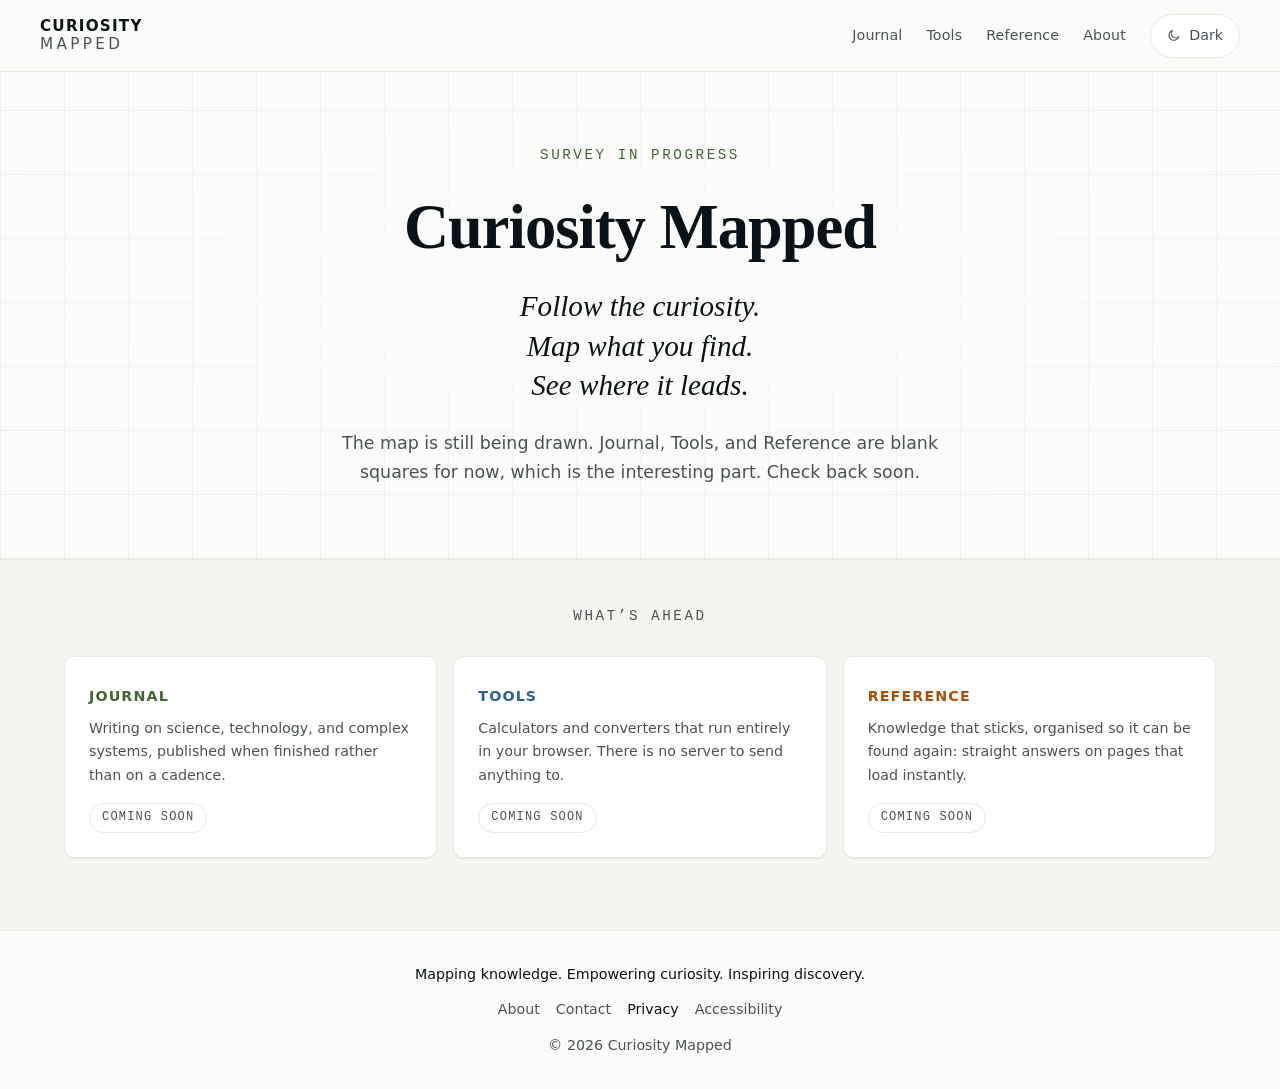
<file: index.html>
<!DOCTYPE html>
<html lang="en">
<head>
<!-- Google tag (gtag.js) -->
<script async src="https://www.googletagmanager.com/gtag/js?id=G-6ZT7DLXEBG"></script>
<script>
  window.dataLayer = window.dataLayer || [];
  function gtag(){dataLayer.push(arguments);}
  gtag('js', new Date());

  gtag('config', 'G-6ZT7DLXEBG');
</script>
<!-- End Google tag -->
<meta charset="utf-8">
<meta name="viewport" content="width=device-width, initial-scale=1">
<meta name="referrer" content="strict-origin-when-cross-origin">

<!-- Cascade layer order is declared in the document, not in the stylesheet, so it
     can never depend on the order rules happen to appear in. -->
<style>@layer tokens, base, components, utilities;</style>

<title>Curiosity Mapped</title>
<meta name="description" content="Curiosity Mapped explores science, technology, and complex systems: tools, writing, and reference, all running in your browser. Launching soon.">

<link rel="canonical" href="https://curiositymapped.com/">

<meta name="color-scheme" content="light dark">
<meta name="theme-color" content="#fbfcfa" media="(prefers-color-scheme: light)">
<meta name="theme-color" content="#02090e" media="(prefers-color-scheme: dark)">

<meta property="og:type" content="website">
<meta property="og:site_name" content="Curiosity Mapped">
<meta property="og:title" content="Curiosity Mapped">
<meta property="og:description" content="Curiosity Mapped explores science, technology, and complex systems: tools, writing, and reference, all running in your browser. Launching soon.">
<meta property="og:url" content="https://curiositymapped.com/">
<meta property="og:locale" content="en_US">
<!-- Absolute by requirement: crawlers do not resolve relative og:image URLs. -->
<meta property="og:image" content="https://curiositymapped.com/assets/og.png">
<meta property="og:image:type" content="image/png">
<meta property="og:image:width" content="1200">
<meta property="og:image:height" content="630">
<meta property="og:image:alt" content="Curiosity Mapped &mdash; follow the curiosity, map what you find, see where it leads.">
<!-- Safe now that a 1200x630 image exists; a large-image card without one renders broken. -->
<meta name="twitter:card" content="summary_large_image">

<!-- A favicon has no cascade to inherit, so it carries its own prefers-color-scheme block. -->
<link rel="icon" href="data:image/svg+xml,%3Csvg xmlns='http://www.w3.org/2000/svg' viewBox='0 0 32 32'%3E%3Cstyle%3E.b{fill:%23fbfcfa}.s{stroke:%23456339}.d{fill:%23456339}@media(prefers-color-scheme:dark){.b{fill:%2302090e}.s{stroke:%23b9e87f}.d{fill:%23b9e87f}}%3C/style%3E%3Crect class='b' width='32' height='32' rx='6'/%3E%3Cpath class='s' d='M6 23C12 23 12 18 17 17 22 16 22 10 26 8' fill='none' stroke-width='2.2' stroke-linecap='round'/%3E%3Ccircle class='d' cx='6' cy='23' r='2.4'/%3E%3Ccircle class='d' cx='26' cy='8' r='2.4'/%3E%3C/svg%3E">

<link rel="icon" type="image/png" sizes="32x32" href="/assets/favicon-32.png">
<link rel="icon" type="image/png" sizes="16x16" href="/assets/favicon-16.png">
<!-- iOS ignores rel=icon entirely and masks this into its own squircle. -->
<link rel="apple-touch-icon" sizes="180x180" href="/assets/apple-touch-icon.png">
<link rel="manifest" href="/site.webmanifest">

<script>
  /* Runs before first paint, so the stored choice never flashes the wrong theme.
     localStorage *throws* in a private window or with site data blocked (it does
     not return null), and an uncaught throw here would leave the page unstyled.
     Placed above the stylesheet links: a parser-blocking script that follows a
     <link rel="stylesheet"> waits on that sheet to load before it runs. */
  try {
    var t = localStorage.getItem('cm-theme');
    if (t === 'dark' || t === 'light') document.documentElement.dataset.theme = t;
  } catch (e) {}
  document.documentElement.classList.add('js');
</script>

<!-- Listed in layer order for readability only. The @layer statement above already
     fixes the cascade, so these four sheets may land in any order. -->
<link rel="stylesheet" href="css/tokens.css">
<link rel="stylesheet" href="css/base.css">
<link rel="stylesheet" href="css/components.css">
<link rel="stylesheet" href="css/utilities.css">

<!-- Behaviour only; the pre-paint theme boot above must stay inline. -->
<script src="js/main.js" defer></script>

<script type="application/ld+json">
{
  "@context": "https://schema.org",
  "@graph": [
    {
      "@type": "WebSite",
      "@id": "https://curiositymapped.com/#website",
      "url": "https://curiositymapped.com/",
      "name": "Curiosity Mapped",
      "description": "Curiosity Mapped explores science, technology, and complex systems: tools, writing, and reference, all running in your browser.",
      "publisher": { "@id": "https://curiositymapped.com/#org" },
      "inLanguage": "en"
    },
    {
      "@type": "Organization",
      "@id": "https://curiositymapped.com/#org",
      "name": "Curiosity Mapped",
      "url": "https://curiositymapped.com/",
      "slogan": "Mapping knowledge. Empowering curiosity. Inspiring discovery.",
      "logo": "https://curiositymapped.com/assets/icon-512.png"
    }
  ]
}
</script>
</head>

<body>
<a class="skip-link" href="#main">Skip to content</a>

<header class="header">
  <span class="wordmark">
    <span class="wordmark__line">Curiosity</span>
    <span class="wordmark__line wordmark__line--wide">Mapped</span>
  </span>

  <nav class="nav" aria-label="Primary">
    <p class="visually-hidden">Navigation is not yet available. These sections are coming soon.</p>
    <ul class="nav__list">
      <li><span class="nav__item">Journal</span></li>
      <li><span class="nav__item">Tools</span></li>
      <li><span class="nav__item">Reference</span></li>
      <li><span class="nav__item">About</span></li>
    </ul>
  </nav>

  <button class="toggle" type="button" id="theme-toggle" aria-label="Switch theme">
    <svg id="theme-icon" viewBox="0 0 24 24" fill="none" stroke="currentColor" stroke-width="1.8"
         stroke-linecap="round" stroke-linejoin="round" aria-hidden="true" focusable="false">
      <circle cx="12" cy="12" r="4"></circle>
      <path d="M12 2v2M12 20v2M4.9 4.9l1.4 1.4M17.7 17.7l1.4 1.4M2 12h2M20 12h2M4.9 19.1l1.4-1.4M17.7 6.3l1.4-1.4"></path>
    </svg>
    <span id="theme-label">Dark</span>
  </button>
</header>

<main id="main" tabindex="-1">
  <section class="hero" aria-labelledby="hero-title">
    <div class="hero__sweep" aria-hidden="true"></div>

    <p class="hero__kicker rise" style="--i:0">Survey in progress</p>

    <h1 class="hero__title rise" id="hero-title" style="--i:1">Curiosity Mapped</h1>

    <p class="motto rise" style="--i:2">
      Follow the curiosity.<br>
      Map what you find.<br>
      See where it leads.
    </p>

    <p class="hero__note rise" style="--i:3">
      The map is still being drawn. Journal, Tools, and Reference are blank squares
      for now, which is the interesting part. Check back soon.
    </p>
  </section>

  <section class="ahead" aria-labelledby="ahead-title">
    <div class="ahead__inner">
      <h2 class="ahead__title" id="ahead-title">What&rsquo;s ahead</h2>
      <ul class="cards">
        <li class="card card--journal rise" style="--i:4">
          <span class="card__label">Journal</span>
          <p class="card__text">Writing on science, technology, and complex systems, published when finished rather than on a cadence.</p>
          <span class="card__soon">Coming soon</span>
        </li>
        <li class="card card--tools rise" style="--i:5">
          <span class="card__label">Tools</span>
          <p class="card__text">Calculators and converters that run entirely in your browser. There is no server to send anything to.</p>
          <span class="card__soon">Coming soon</span>
        </li>
        <li class="card card--reference rise" style="--i:6">
          <span class="card__label">Reference</span>
          <p class="card__text">Knowledge that sticks, organised so it can be found again: straight answers on pages that load instantly.</p>
          <span class="card__soon">Coming soon</span>
        </li>
      </ul>
    </div>
  </section>
</main>

<footer class="footer">
  <div class="footer__inner">
    <p class="footer__tagline">Mapping knowledge. Empowering curiosity. Inspiring discovery.</p>
    <nav class="footer__legal" aria-label="Footer">
      <p class="visually-hidden">Only the Privacy page is published so far; the others are coming soon.</p>
      <span>About</span>
      <span>Contact</span>
      <a href="/privacy.html">Privacy</a>
      <span>Accessibility</span>
    </nav>
    <p>&copy; <span class="year">2026</span> Curiosity Mapped</p>
  </div>
</footer>
</body>
</html>
</file>
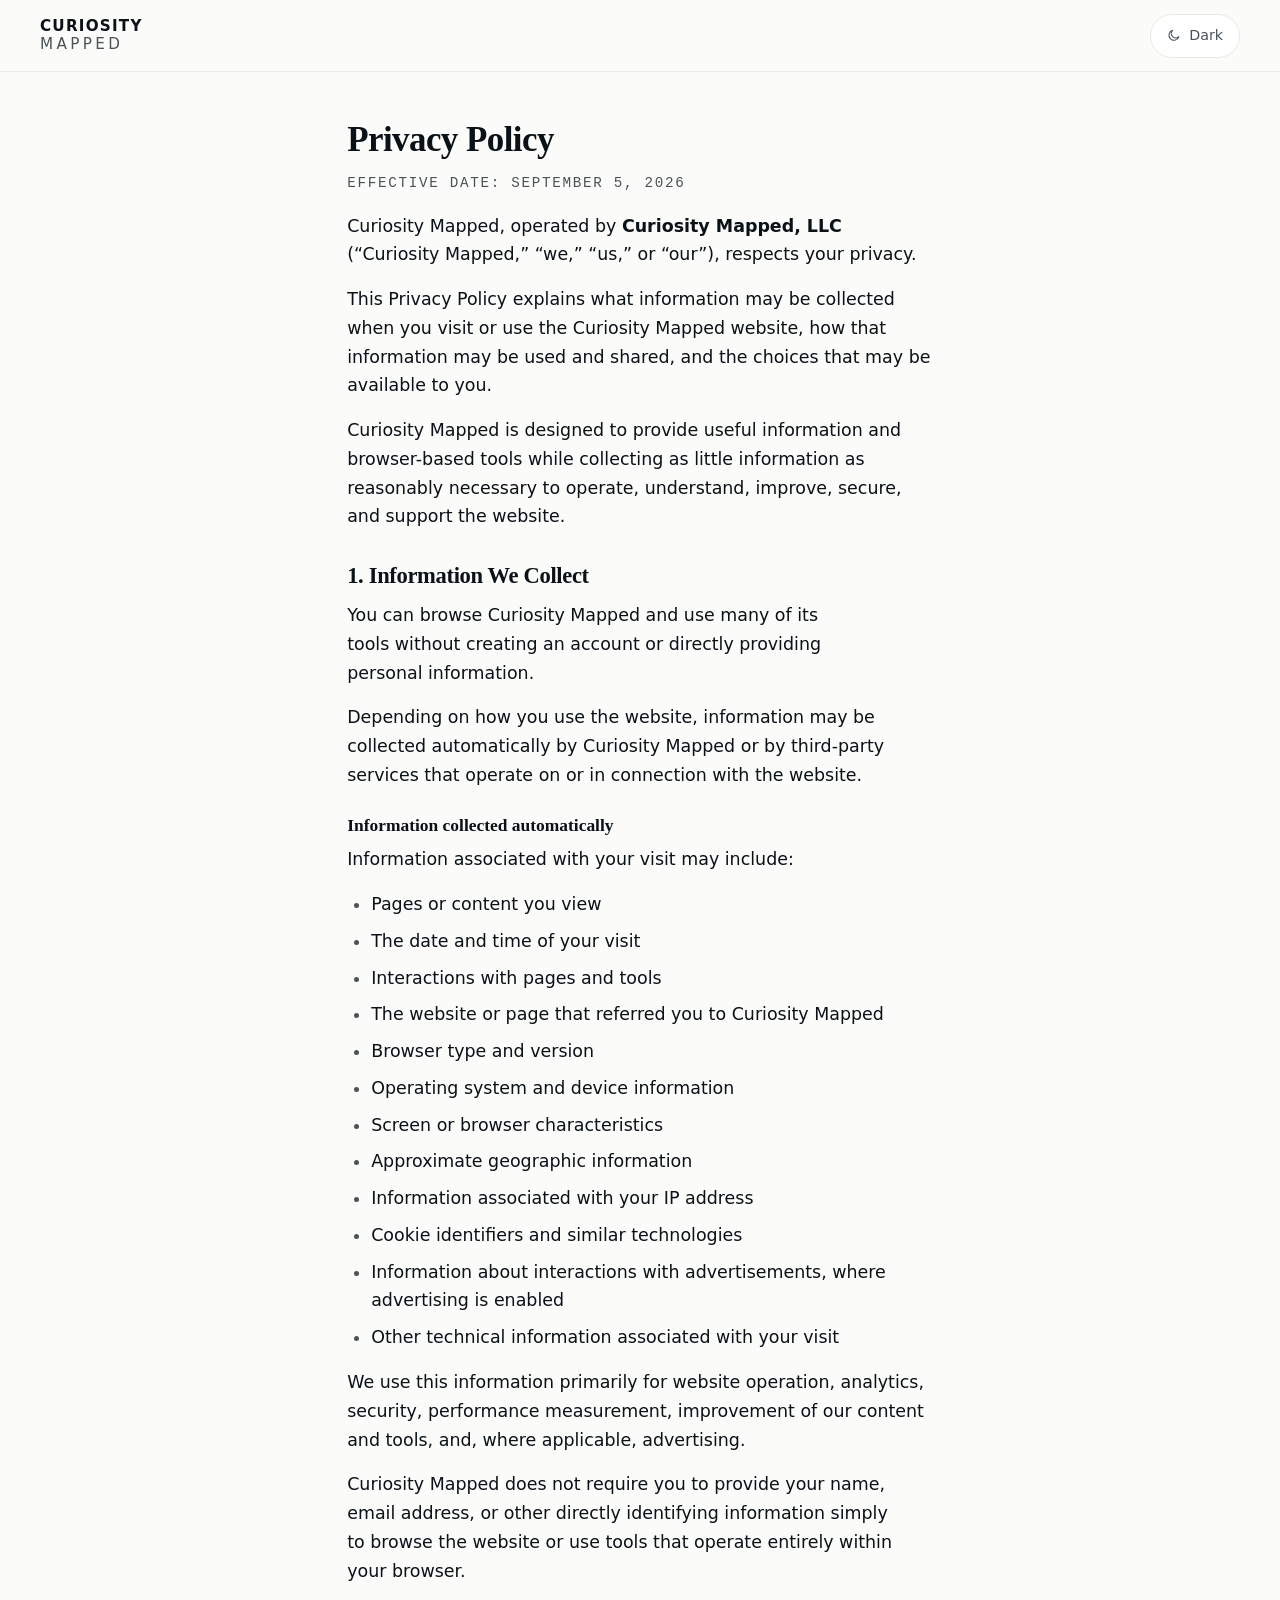
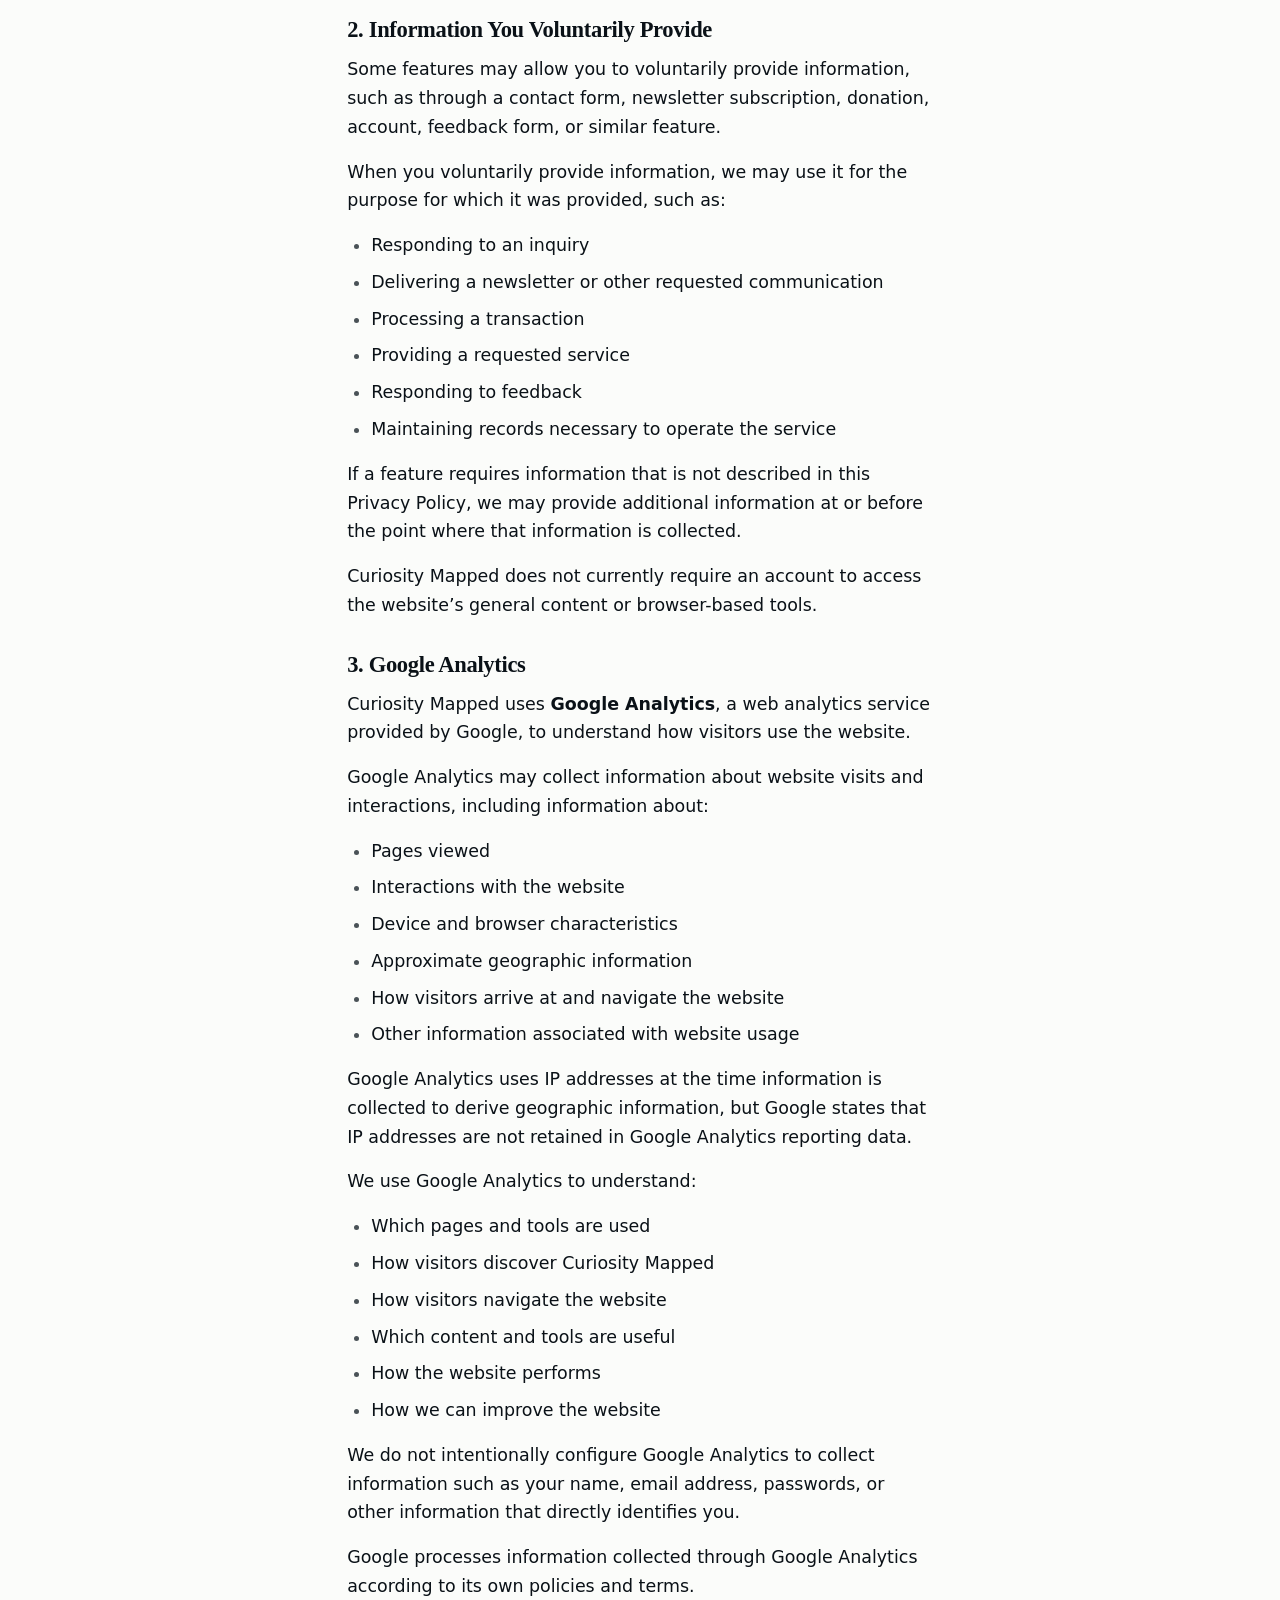
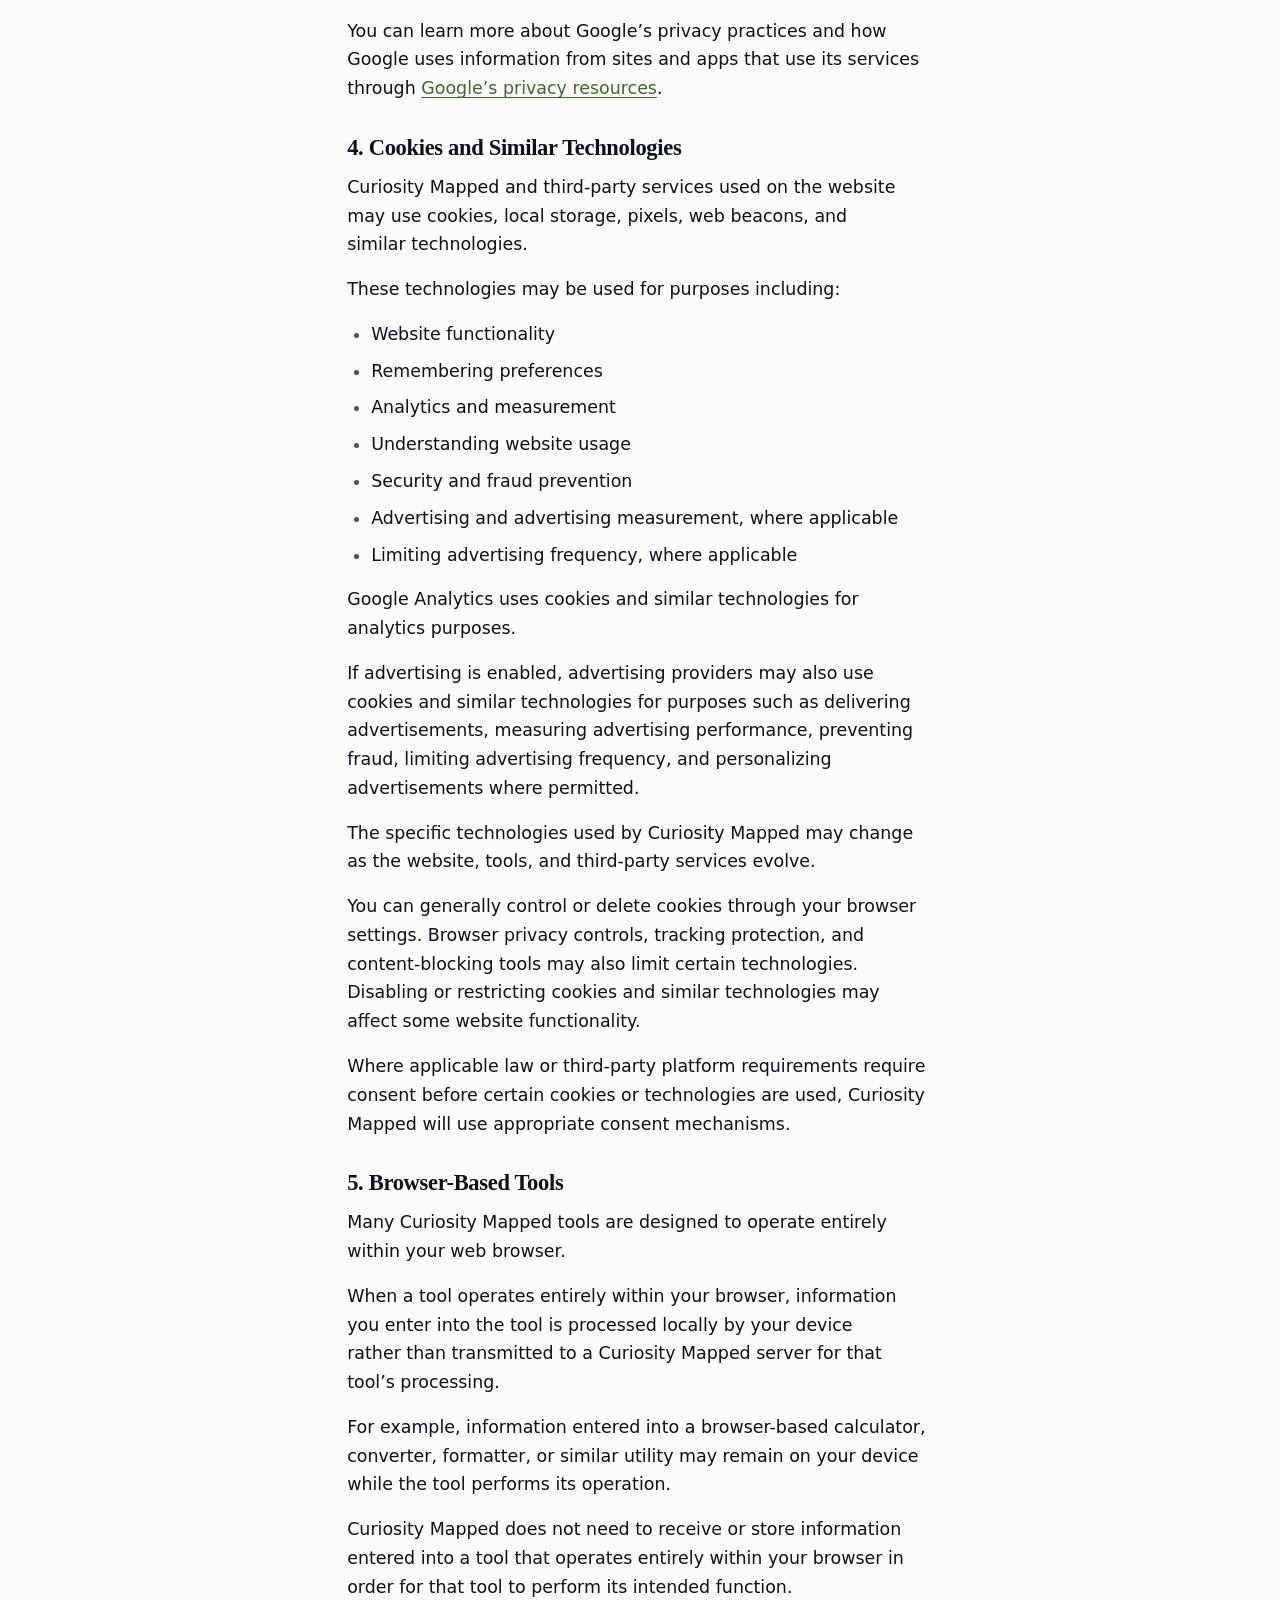
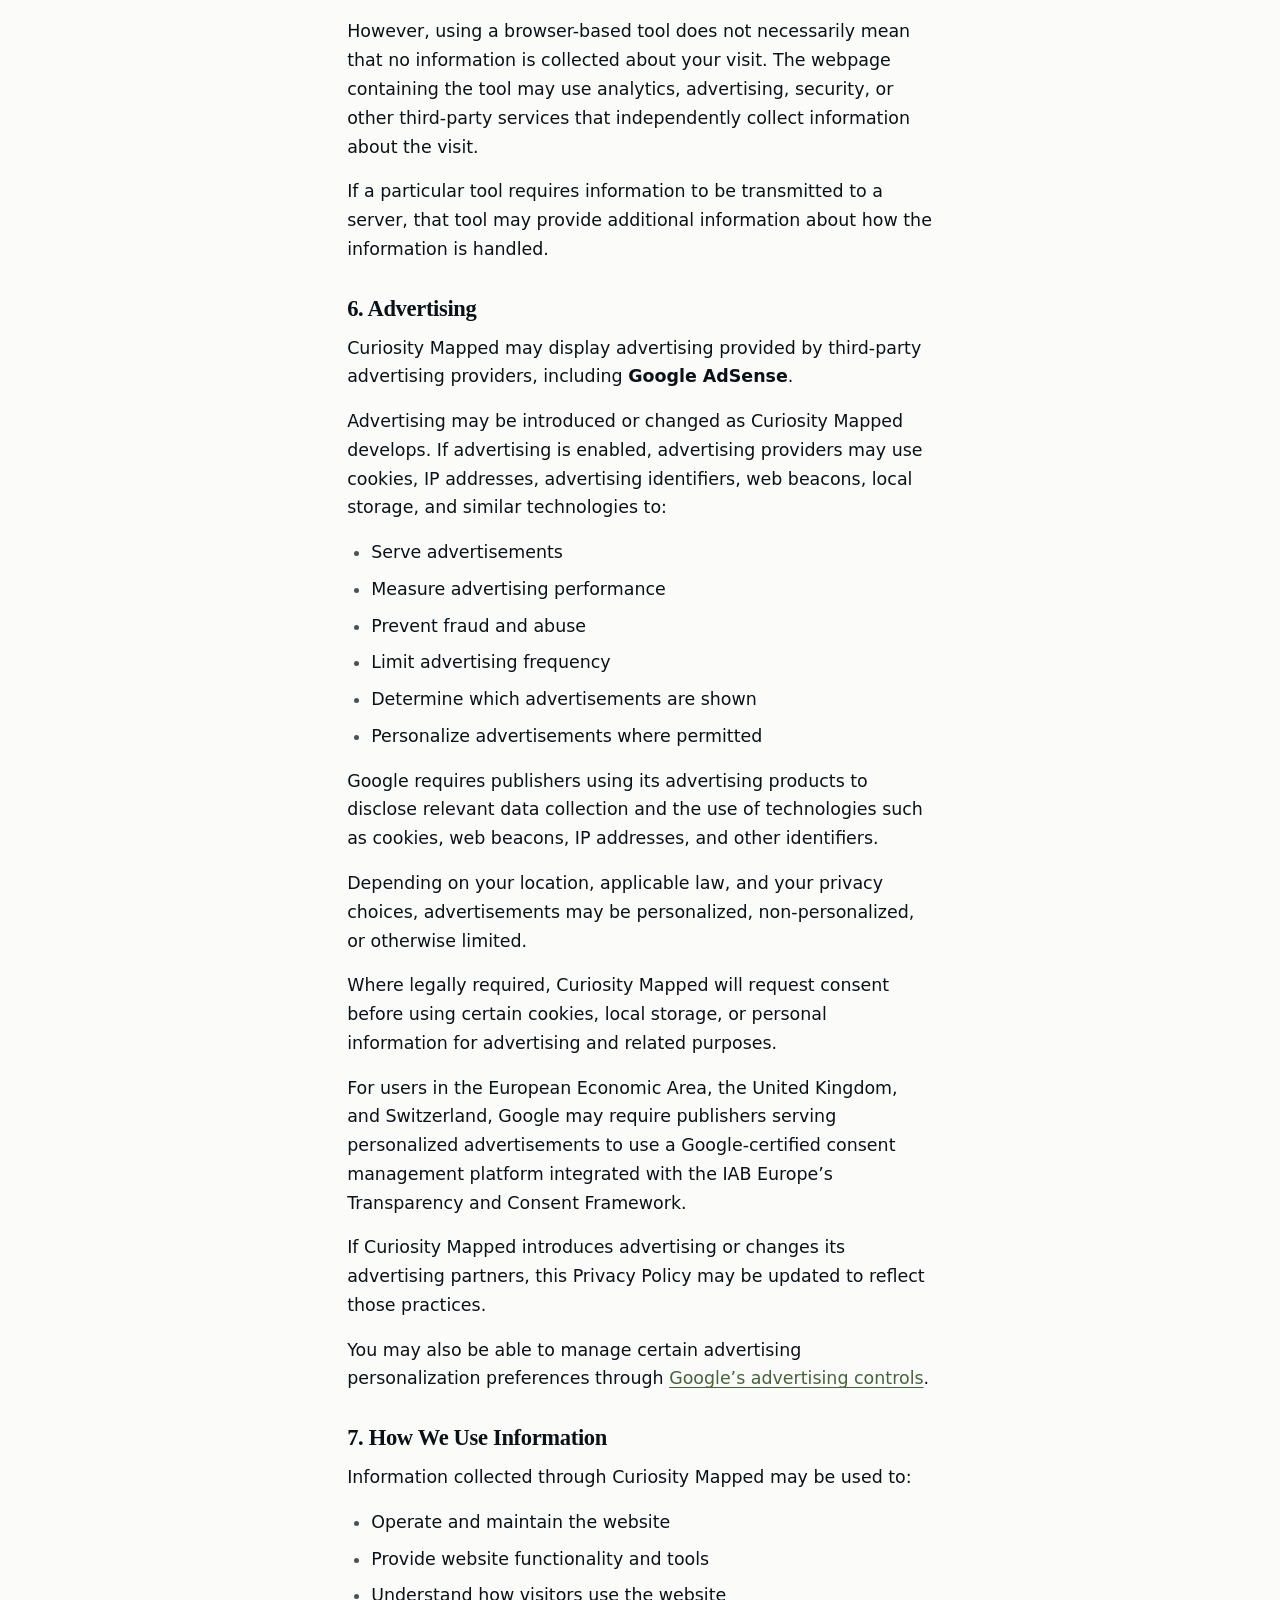
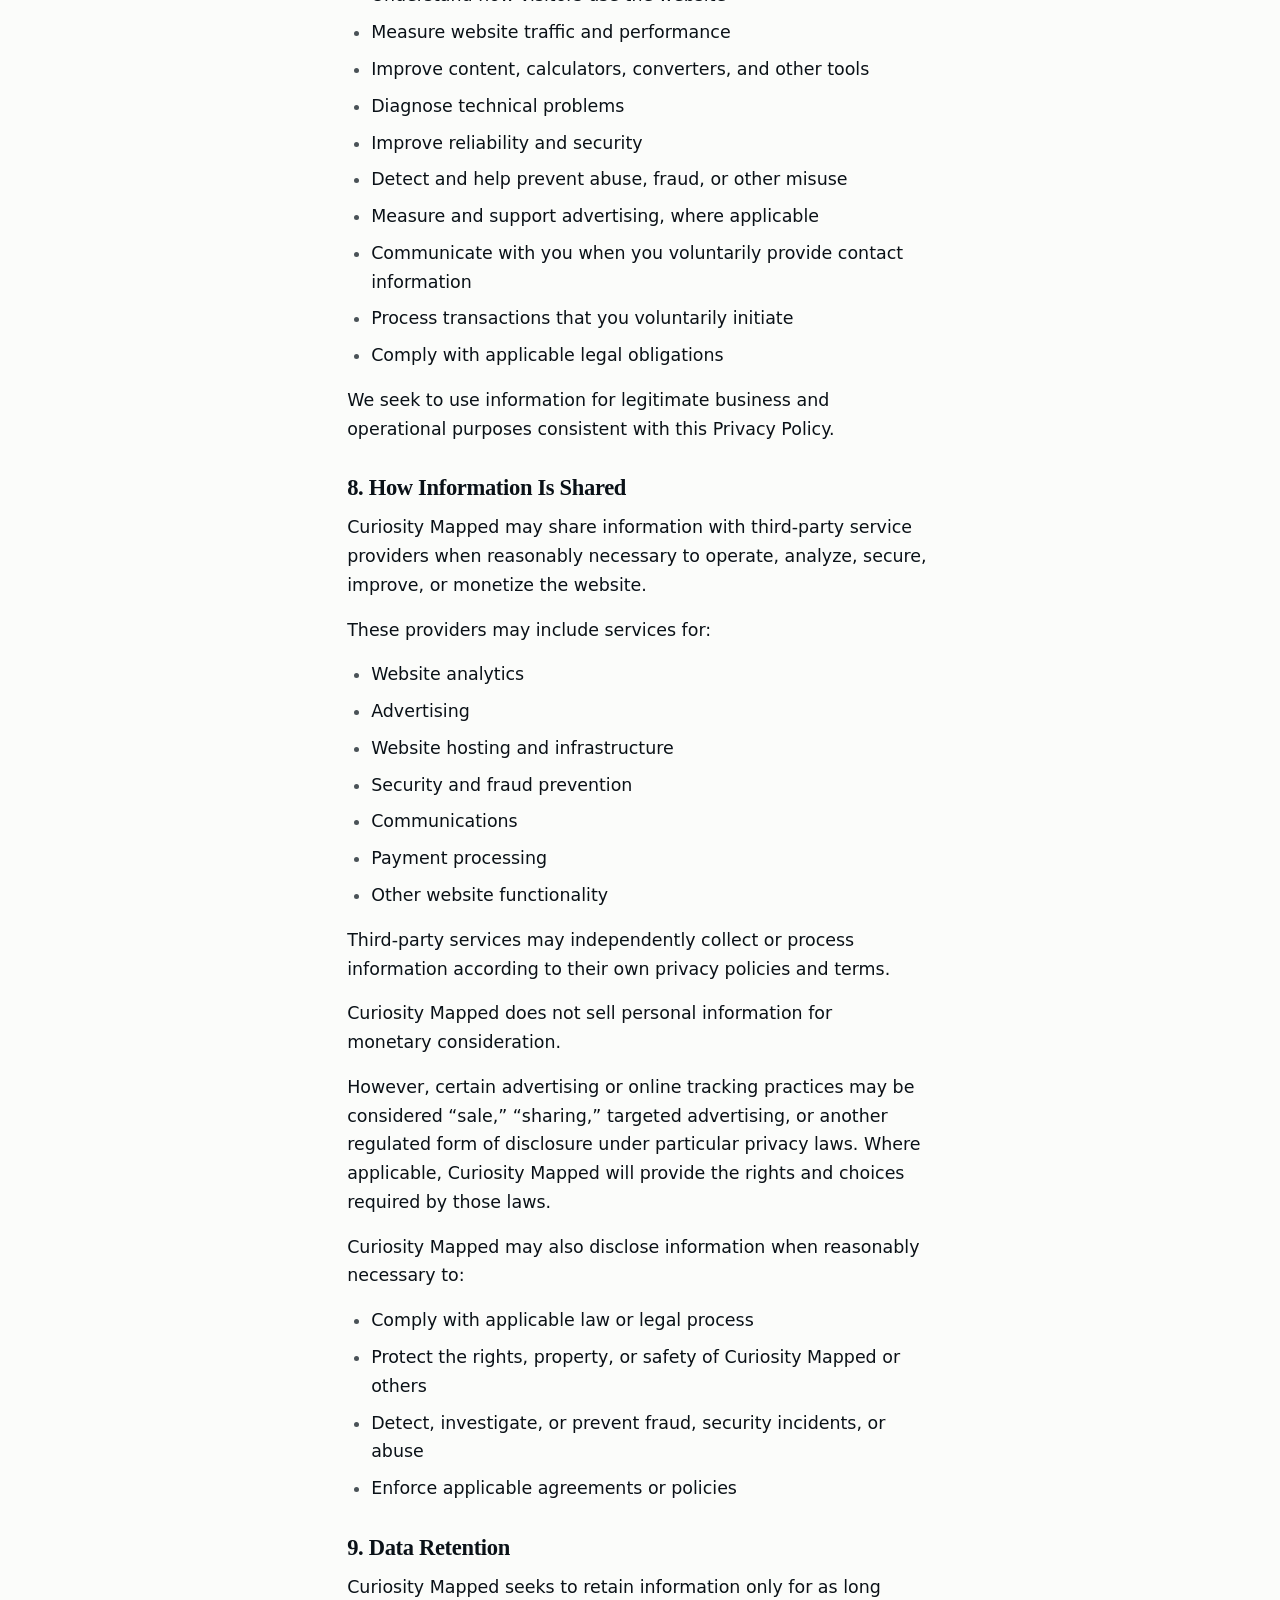
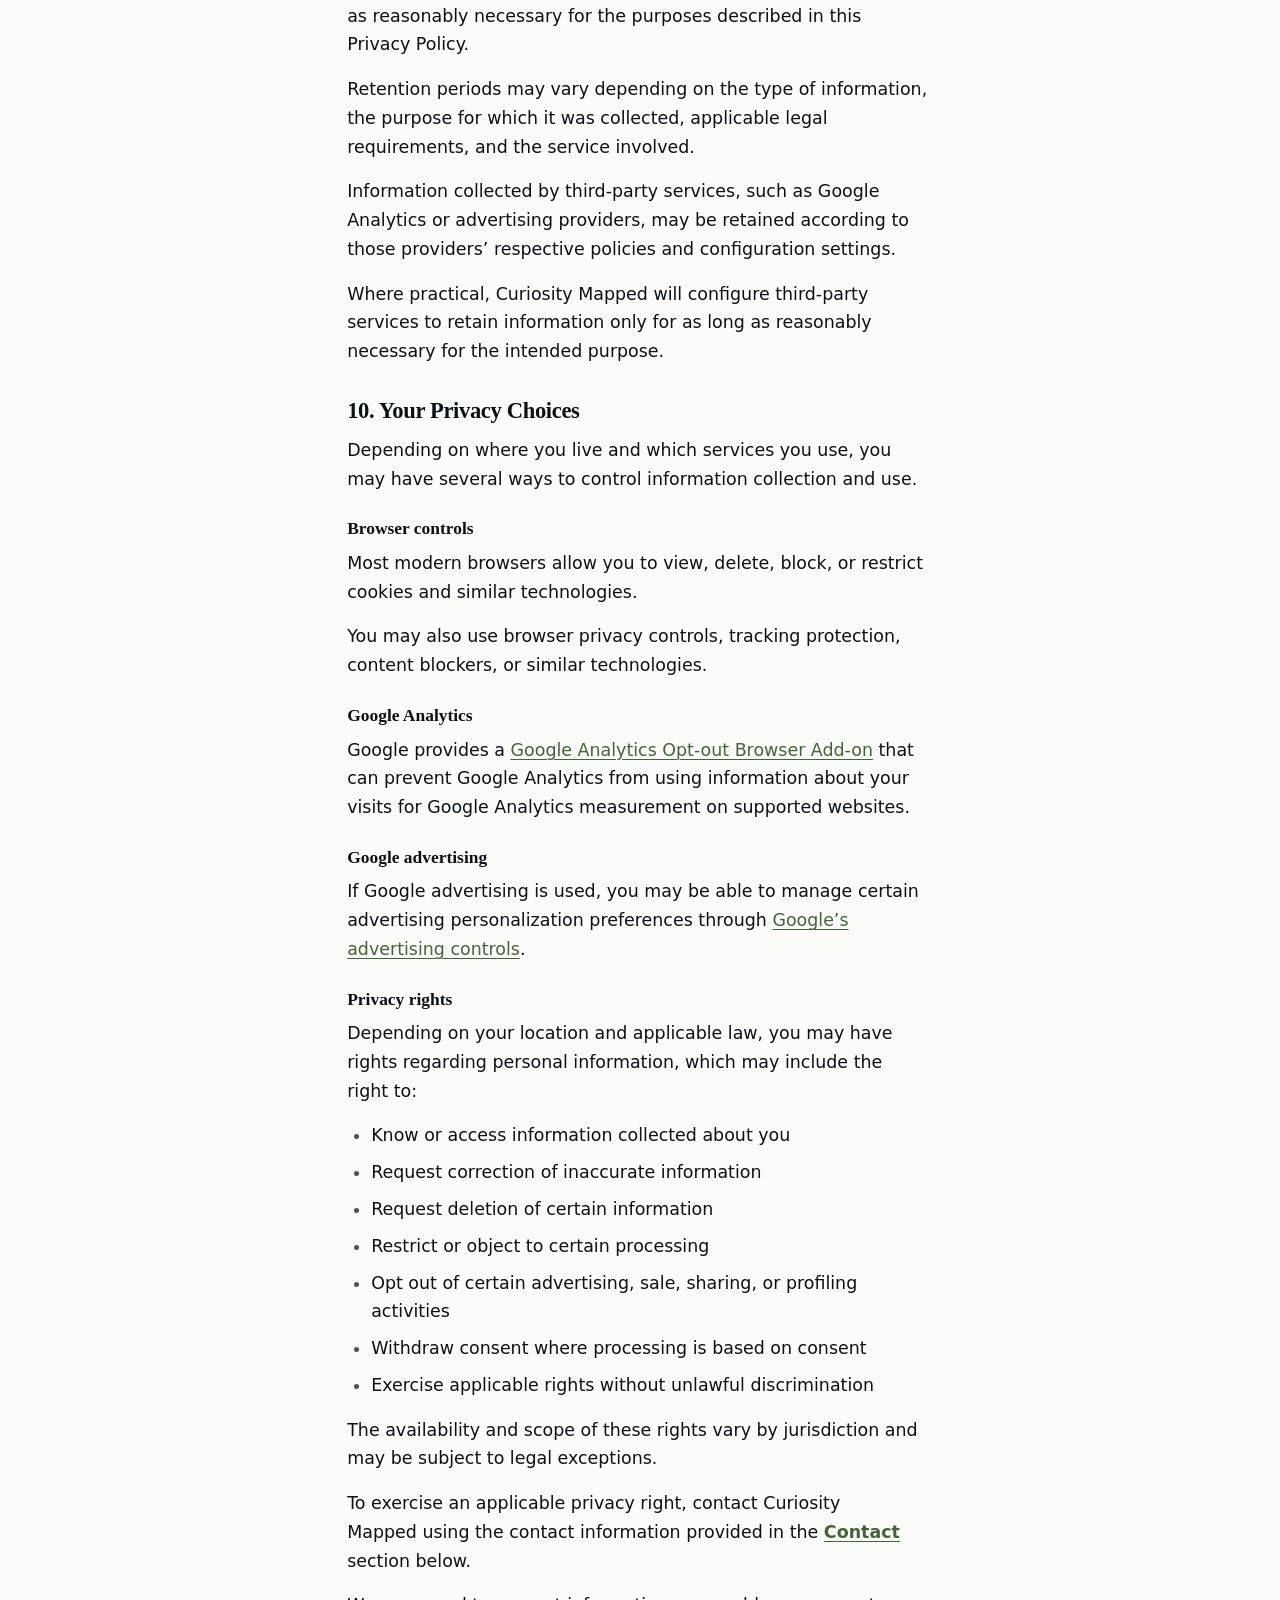
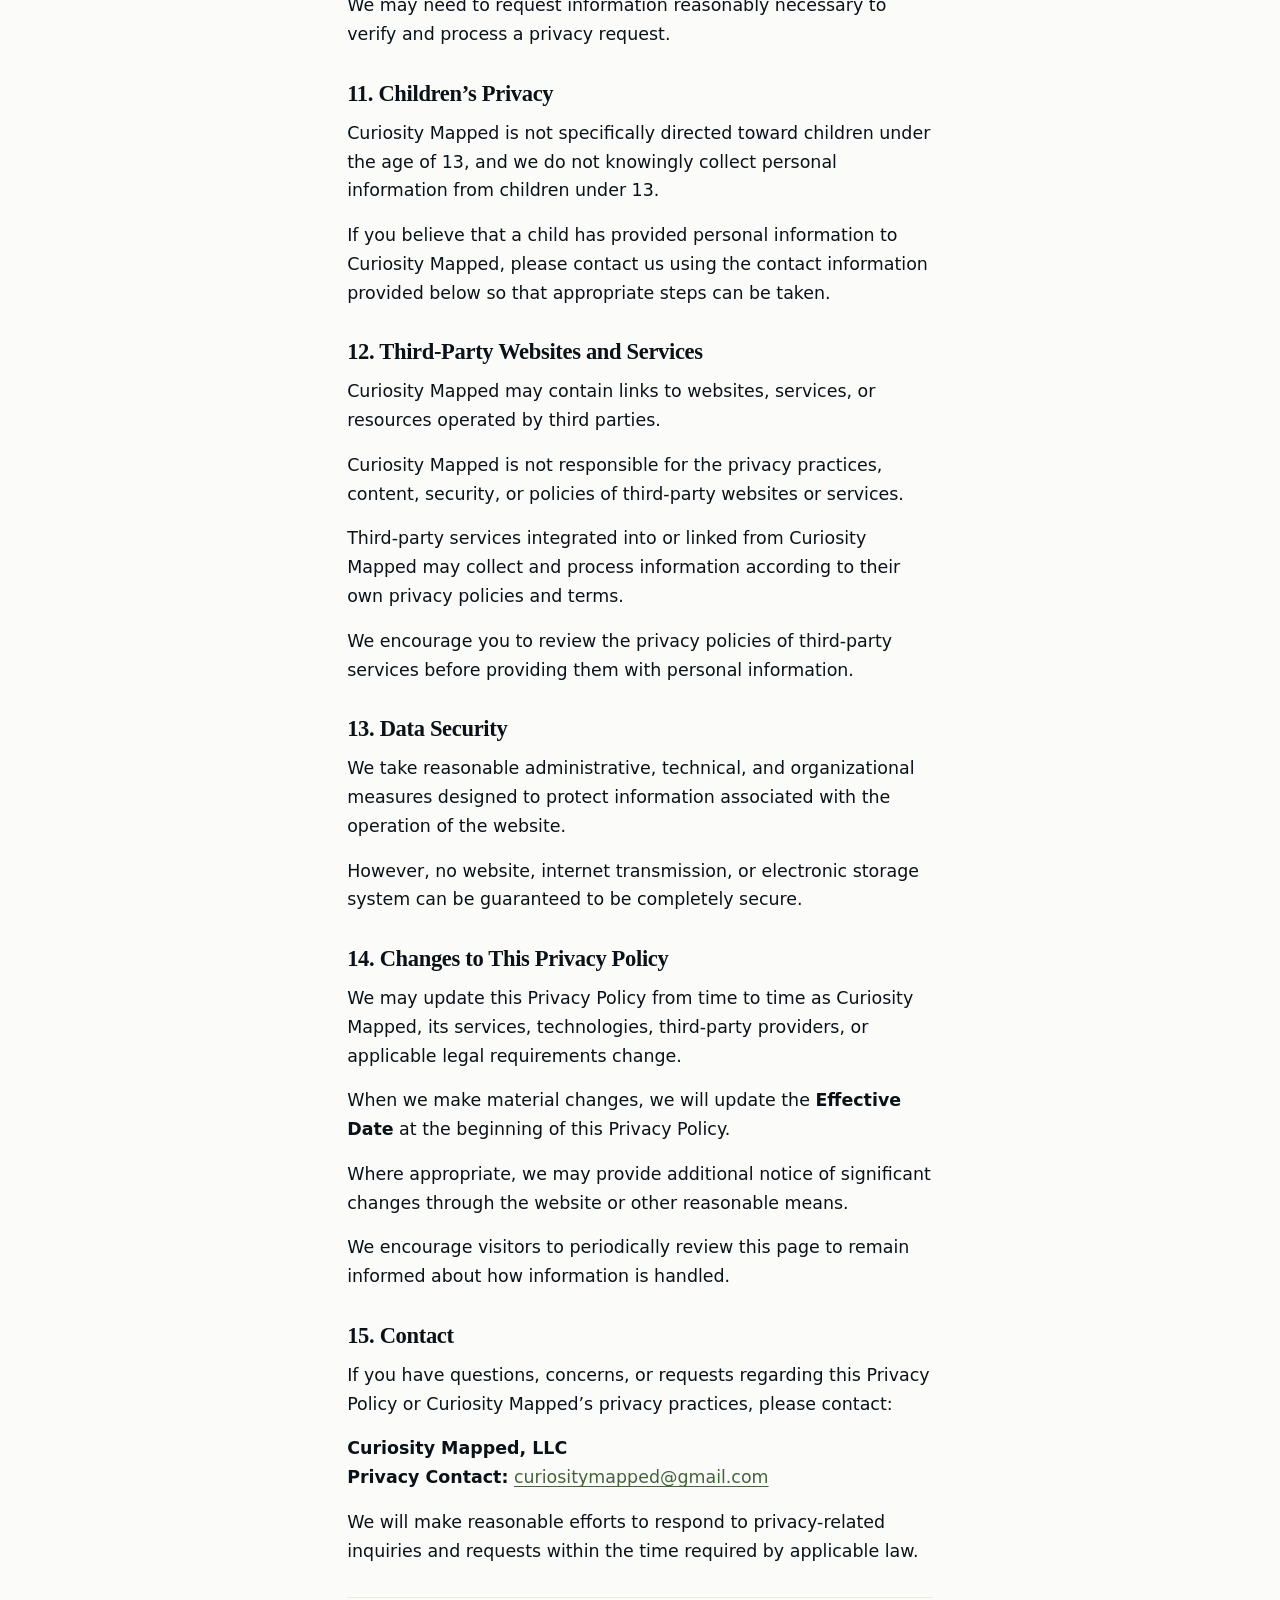
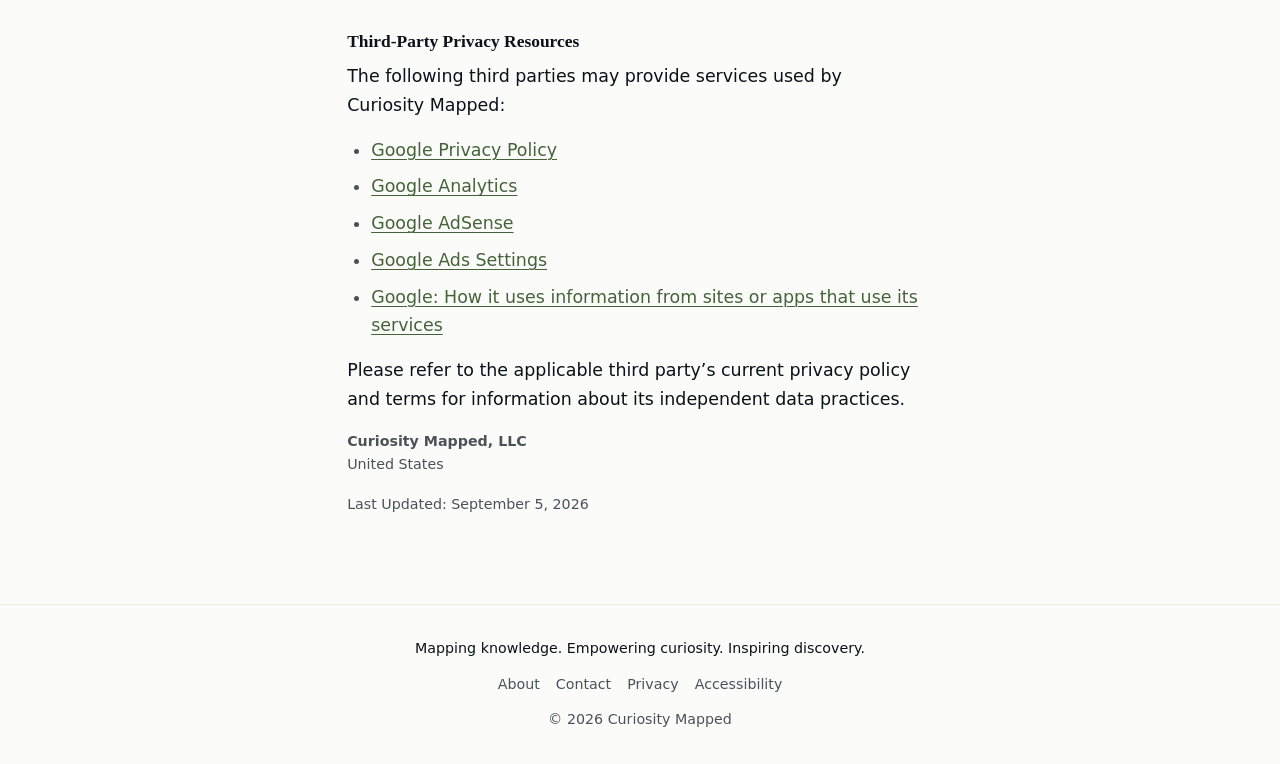
<file: privacy.html>
<!DOCTYPE html>
<html lang="en">
<head>
<!-- Google tag (gtag.js) -->
<script async src="https://www.googletagmanager.com/gtag/js?id=G-6ZT7DLXEBG"></script>
<script>
  window.dataLayer = window.dataLayer || [];
  function gtag(){dataLayer.push(arguments);}
  gtag('js', new Date());

  gtag('config', 'G-6ZT7DLXEBG');
</script>
<!-- End Google tag -->
<meta charset="utf-8">
<meta name="viewport" content="width=device-width, initial-scale=1">
<meta name="referrer" content="strict-origin-when-cross-origin">

<!-- Cascade layer order is declared in the document, not in the stylesheet, so it
     can never depend on the order rules happen to appear in. -->
<style>@layer tokens, base, components, utilities;</style>

<title>Privacy Policy &mdash; Curiosity Mapped</title>
<meta name="description" content="What information Curiosity Mapped collects when you visit, how analytics, cookies, and advertising are used, and the privacy choices available to you.">

<link rel="canonical" href="https://curiositymapped.com/privacy.html">

<meta name="color-scheme" content="light dark">
<meta name="theme-color" content="#fbfcfa" media="(prefers-color-scheme: light)">
<meta name="theme-color" content="#02090e" media="(prefers-color-scheme: dark)">

<meta property="og:type" content="website">
<meta property="og:site_name" content="Curiosity Mapped">
<meta property="og:title" content="Privacy Policy &mdash; Curiosity Mapped">
<meta property="og:description" content="What information Curiosity Mapped collects when you visit, how analytics, cookies, and advertising are used, and the privacy choices available to you.">
<meta property="og:url" content="https://curiositymapped.com/privacy.html">
<meta property="og:locale" content="en_US">
<!-- Absolute by requirement: crawlers do not resolve relative og:image URLs. -->
<meta property="og:image" content="https://curiositymapped.com/assets/og.png">
<meta property="og:image:type" content="image/png">
<meta property="og:image:width" content="1200">
<meta property="og:image:height" content="630">
<meta property="og:image:alt" content="Curiosity Mapped &mdash; follow the curiosity, map what you find, see where it leads.">
<meta name="twitter:card" content="summary_large_image">

<!-- A favicon has no cascade to inherit, so it carries its own prefers-color-scheme block. -->
<link rel="icon" href="data:image/svg+xml,%3Csvg xmlns='http://www.w3.org/2000/svg' viewBox='0 0 32 32'%3E%3Cstyle%3E.b{fill:%23fbfcfa}.s{stroke:%23456339}.d{fill:%23456339}@media(prefers-color-scheme:dark){.b{fill:%2302090e}.s{stroke:%23b9e87f}.d{fill:%23b9e87f}}%3C/style%3E%3Crect class='b' width='32' height='32' rx='6'/%3E%3Cpath class='s' d='M6 23C12 23 12 18 17 17 22 16 22 10 26 8' fill='none' stroke-width='2.2' stroke-linecap='round'/%3E%3Ccircle class='d' cx='6' cy='23' r='2.4'/%3E%3Ccircle class='d' cx='26' cy='8' r='2.4'/%3E%3C/svg%3E">
<link rel="icon" type="image/png" sizes="32x32" href="/assets/favicon-32.png">
<link rel="icon" type="image/png" sizes="16x16" href="/assets/favicon-16.png">
<link rel="apple-touch-icon" sizes="180x180" href="/assets/apple-touch-icon.png">
<link rel="manifest" href="/site.webmanifest">

<script>
  /* Same pre-paint theme boot as the home page; see index.html for why it is inline. */
  try {
    var t = localStorage.getItem('cm-theme');
    if (t === 'dark' || t === 'light') document.documentElement.dataset.theme = t;
  } catch (e) {}
  document.documentElement.classList.add('js');
</script>

<link rel="stylesheet" href="/css/tokens.css">
<link rel="stylesheet" href="/css/base.css">
<link rel="stylesheet" href="/css/components.css">
<link rel="stylesheet" href="/css/utilities.css">

<script src="/js/main.js" defer></script>
</head>

<body>
<a class="skip-link" href="#main">Skip to content</a>

<header class="header">
  <a class="wordmark" href="/">
    <span class="wordmark__line">Curiosity</span>
    <span class="wordmark__line wordmark__line--wide">Mapped</span>
  </a>

  <button class="toggle toggle--end" type="button" id="theme-toggle" aria-label="Switch theme">
    <svg id="theme-icon" viewBox="0 0 24 24" fill="none" stroke="currentColor" stroke-width="1.8"
         stroke-linecap="round" stroke-linejoin="round" aria-hidden="true" focusable="false">
      <circle cx="12" cy="12" r="4"></circle>
      <path d="M12 2v2M12 20v2M4.9 4.9l1.4 1.4M17.7 17.7l1.4 1.4M2 12h2M20 12h2M4.9 19.1l1.4-1.4M17.7 6.3l1.4-1.4"></path>
    </svg>
    <span id="theme-label">Dark</span>
  </button>
</header>

<main id="main" tabindex="-1">
  <!--
    The stagger stops after the title and the date. .rise fills backwards, so
    carrying it down a document this long would leave the tail invisible for
    seconds on first paint.
  -->
  <article class="legal" aria-labelledby="privacy-title">
    <h1 class="legal__title rise" id="privacy-title" style="--i:0">Privacy Policy</h1>

    <p class="legal__meta rise" style="--i:1">Effective Date: September 5, 2026</p>

    <p>Curiosity Mapped, operated by <strong>Curiosity Mapped, LLC</strong> (&ldquo;Curiosity Mapped,&rdquo; &ldquo;we,&rdquo; &ldquo;us,&rdquo; or &ldquo;our&rdquo;), respects your privacy.</p>

    <p>This Privacy Policy explains what information may be collected when you visit or use the Curiosity Mapped website, how that information may be used and shared, and the choices that may be available to you.</p>

    <p>Curiosity Mapped is designed to provide useful information and browser-based tools while collecting as little information as reasonably necessary to operate, understand, improve, secure, and support the website.</p>

    <h2 id="information-we-collect">1. Information We Collect</h2>

    <p>You can browse Curiosity Mapped and use many of its tools without creating an account or directly providing personal information.</p>

    <p>Depending on how you use the website, information may be collected automatically by Curiosity Mapped or by third-party services that operate on or in connection with the website.</p>

    <h3 id="collected-automatically">Information collected automatically</h3>

    <p>Information associated with your visit may include:</p>

    <ul>
      <li>Pages or content you view</li>
      <li>The date and time of your visit</li>
      <li>Interactions with pages and tools</li>
      <li>The website or page that referred you to Curiosity Mapped</li>
      <li>Browser type and version</li>
      <li>Operating system and device information</li>
      <li>Screen or browser characteristics</li>
      <li>Approximate geographic information</li>
      <li>Information associated with your IP address</li>
      <li>Cookie identifiers and similar technologies</li>
      <li>Information about interactions with advertisements, where advertising is enabled</li>
      <li>Other technical information associated with your visit</li>
    </ul>

    <p>We use this information primarily for website operation, analytics, security, performance measurement, improvement of our content and tools, and, where applicable, advertising.</p>

    <p>Curiosity Mapped does not require you to provide your name, email address, or other directly identifying information simply to browse the website or use tools that operate entirely within your browser.</p>

    <h2 id="information-you-provide">2. Information You Voluntarily Provide</h2>

    <p>Some features may allow you to voluntarily provide information, such as through a contact form, newsletter subscription, donation, account, feedback form, or similar feature.</p>

    <p>When you voluntarily provide information, we may use it for the purpose for which it was provided, such as:</p>

    <ul>
      <li>Responding to an inquiry</li>
      <li>Delivering a newsletter or other requested communication</li>
      <li>Processing a transaction</li>
      <li>Providing a requested service</li>
      <li>Responding to feedback</li>
      <li>Maintaining records necessary to operate the service</li>
    </ul>

    <p>If a feature requires information that is not described in this Privacy Policy, we may provide additional information at or before the point where that information is collected.</p>

    <p>Curiosity Mapped does not currently require an account to access the website&rsquo;s general content or browser-based tools.</p>

    <h2 id="google-analytics">3. Google Analytics</h2>

    <p>Curiosity Mapped uses <strong>Google Analytics</strong>, a web analytics service provided by Google, to understand how visitors use the website.</p>

    <p>Google Analytics may collect information about website visits and interactions, including information about:</p>

    <ul>
      <li>Pages viewed</li>
      <li>Interactions with the website</li>
      <li>Device and browser characteristics</li>
      <li>Approximate geographic information</li>
      <li>How visitors arrive at and navigate the website</li>
      <li>Other information associated with website usage</li>
    </ul>

    <p>Google Analytics uses IP addresses at the time information is collected to derive geographic information, but Google states that IP addresses are not retained in Google Analytics reporting data.</p>

    <p>We use Google Analytics to understand:</p>

    <ul>
      <li>Which pages and tools are used</li>
      <li>How visitors discover Curiosity Mapped</li>
      <li>How visitors navigate the website</li>
      <li>Which content and tools are useful</li>
      <li>How the website performs</li>
      <li>How we can improve the website</li>
    </ul>

    <p>We do not intentionally configure Google Analytics to collect information such as your name, email address, passwords, or other information that directly identifies you.</p>

    <p>Google processes information collected through Google Analytics according to its own policies and terms.</p>

    <p>You can learn more about Google&rsquo;s privacy practices and how Google uses information from sites and apps that use its services through <a href="https://policies.google.com/privacy" rel="noopener">Google&rsquo;s privacy resources</a>.</p>

    <h2 id="cookies">4. Cookies and Similar Technologies</h2>

    <p>Curiosity Mapped and third-party services used on the website may use cookies, local storage, pixels, web beacons, and similar technologies.</p>

    <p>These technologies may be used for purposes including:</p>

    <ul>
      <li>Website functionality</li>
      <li>Remembering preferences</li>
      <li>Analytics and measurement</li>
      <li>Understanding website usage</li>
      <li>Security and fraud prevention</li>
      <li>Advertising and advertising measurement, where applicable</li>
      <li>Limiting advertising frequency, where applicable</li>
    </ul>

    <p>Google Analytics uses cookies and similar technologies for analytics purposes.</p>

    <p>If advertising is enabled, advertising providers may also use cookies and similar technologies for purposes such as delivering advertisements, measuring advertising performance, preventing fraud, limiting advertising frequency, and personalizing advertisements where permitted.</p>

    <p>The specific technologies used by Curiosity Mapped may change as the website, tools, and third-party services evolve.</p>

    <p>You can generally control or delete cookies through your browser settings. Browser privacy controls, tracking protection, and content-blocking tools may also limit certain technologies. Disabling or restricting cookies and similar technologies may affect some website functionality.</p>

    <p>Where applicable law or third-party platform requirements require consent before certain cookies or technologies are used, Curiosity Mapped will use appropriate consent mechanisms.</p>

    <h2 id="browser-based-tools">5. Browser-Based Tools</h2>

    <p>Many Curiosity Mapped tools are designed to operate entirely within your web browser.</p>

    <p>When a tool operates entirely within your browser, information you enter into the tool is processed locally by your device rather than transmitted to a Curiosity Mapped server for that tool&rsquo;s processing.</p>

    <p>For example, information entered into a browser-based calculator, converter, formatter, or similar utility may remain on your device while the tool performs its operation.</p>

    <p>Curiosity Mapped does not need to receive or store information entered into a tool that operates entirely within your browser in order for that tool to perform its intended function.</p>

    <p>However, using a browser-based tool does not necessarily mean that no information is collected about your visit. The webpage containing the tool may use analytics, advertising, security, or other third-party services that independently collect information about the visit.</p>

    <p>If a particular tool requires information to be transmitted to a server, that tool may provide additional information about how the information is handled.</p>

    <h2 id="advertising">6. Advertising</h2>

    <p>Curiosity Mapped may display advertising provided by third-party advertising providers, including <strong>Google AdSense</strong>.</p>

    <p>Advertising may be introduced or changed as Curiosity Mapped develops. If advertising is enabled, advertising providers may use cookies, IP addresses, advertising identifiers, web beacons, local storage, and similar technologies to:</p>

    <ul>
      <li>Serve advertisements</li>
      <li>Measure advertising performance</li>
      <li>Prevent fraud and abuse</li>
      <li>Limit advertising frequency</li>
      <li>Determine which advertisements are shown</li>
      <li>Personalize advertisements where permitted</li>
    </ul>

    <p>Google requires publishers using its advertising products to disclose relevant data collection and the use of technologies such as cookies, web beacons, IP addresses, and other identifiers.</p>

    <p>Depending on your location, applicable law, and your privacy choices, advertisements may be personalized, non-personalized, or otherwise limited.</p>

    <p>Where legally required, Curiosity Mapped will request consent before using certain cookies, local storage, or personal information for advertising and related purposes.</p>

    <p>For users in the European Economic Area, the United Kingdom, and Switzerland, Google may require publishers serving personalized advertisements to use a Google-certified consent management platform integrated with the IAB Europe&rsquo;s Transparency and Consent Framework.</p>

    <p>If Curiosity Mapped introduces advertising or changes its advertising partners, this Privacy Policy may be updated to reflect those practices.</p>

    <p>You may also be able to manage certain advertising personalization preferences through <a href="https://adssettings.google.com/" rel="noopener">Google&rsquo;s advertising controls</a>.</p>

    <h2 id="how-we-use-information">7. How We Use Information</h2>

    <p>Information collected through Curiosity Mapped may be used to:</p>

    <ul>
      <li>Operate and maintain the website</li>
      <li>Provide website functionality and tools</li>
      <li>Understand how visitors use the website</li>
      <li>Measure website traffic and performance</li>
      <li>Improve content, calculators, converters, and other tools</li>
      <li>Diagnose technical problems</li>
      <li>Improve reliability and security</li>
      <li>Detect and help prevent abuse, fraud, or other misuse</li>
      <li>Measure and support advertising, where applicable</li>
      <li>Communicate with you when you voluntarily provide contact information</li>
      <li>Process transactions that you voluntarily initiate</li>
      <li>Comply with applicable legal obligations</li>
    </ul>

    <p>We seek to use information for legitimate business and operational purposes consistent with this Privacy Policy.</p>

    <h2 id="how-information-is-shared">8. How Information Is Shared</h2>

    <p>Curiosity Mapped may share information with third-party service providers when reasonably necessary to operate, analyze, secure, improve, or monetize the website.</p>

    <p>These providers may include services for:</p>

    <ul>
      <li>Website analytics</li>
      <li>Advertising</li>
      <li>Website hosting and infrastructure</li>
      <li>Security and fraud prevention</li>
      <li>Communications</li>
      <li>Payment processing</li>
      <li>Other website functionality</li>
    </ul>

    <p>Third-party services may independently collect or process information according to their own privacy policies and terms.</p>

    <p>Curiosity Mapped does not sell personal information for monetary consideration.</p>

    <p>However, certain advertising or online tracking practices may be considered &ldquo;sale,&rdquo; &ldquo;sharing,&rdquo; targeted advertising, or another regulated form of disclosure under particular privacy laws. Where applicable, Curiosity Mapped will provide the rights and choices required by those laws.</p>

    <p>Curiosity Mapped may also disclose information when reasonably necessary to:</p>

    <ul>
      <li>Comply with applicable law or legal process</li>
      <li>Protect the rights, property, or safety of Curiosity Mapped or others</li>
      <li>Detect, investigate, or prevent fraud, security incidents, or abuse</li>
      <li>Enforce applicable agreements or policies</li>
    </ul>

    <h2 id="data-retention">9. Data Retention</h2>

    <p>Curiosity Mapped seeks to retain information only for as long as reasonably necessary for the purposes described in this Privacy Policy.</p>

    <p>Retention periods may vary depending on the type of information, the purpose for which it was collected, applicable legal requirements, and the service involved.</p>

    <p>Information collected by third-party services, such as Google Analytics or advertising providers, may be retained according to those providers&rsquo; respective policies and configuration settings.</p>

    <p>Where practical, Curiosity Mapped will configure third-party services to retain information only for as long as reasonably necessary for the intended purpose.</p>

    <h2 id="your-privacy-choices">10. Your Privacy Choices</h2>

    <p>Depending on where you live and which services you use, you may have several ways to control information collection and use.</p>

    <h3 id="choices-browser">Browser controls</h3>

    <p>Most modern browsers allow you to view, delete, block, or restrict cookies and similar technologies.</p>

    <p>You may also use browser privacy controls, tracking protection, content blockers, or similar technologies.</p>

    <h3 id="choices-analytics">Google Analytics</h3>

    <p>Google provides a <a href="https://tools.google.com/dlpage/gaoptout" rel="noopener">Google Analytics Opt-out Browser Add-on</a> that can prevent Google Analytics from using information about your visits for Google Analytics measurement on supported websites.</p>

    <h3 id="choices-advertising">Google advertising</h3>

    <p>If Google advertising is used, you may be able to manage certain advertising personalization preferences through <a href="https://adssettings.google.com/" rel="noopener">Google&rsquo;s advertising controls</a>.</p>

    <h3 id="choices-rights">Privacy rights</h3>

    <p>Depending on your location and applicable law, you may have rights regarding personal information, which may include the right to:</p>

    <ul>
      <li>Know or access information collected about you</li>
      <li>Request correction of inaccurate information</li>
      <li>Request deletion of certain information</li>
      <li>Restrict or object to certain processing</li>
      <li>Opt out of certain advertising, sale, sharing, or profiling activities</li>
      <li>Withdraw consent where processing is based on consent</li>
      <li>Exercise applicable rights without unlawful discrimination</li>
    </ul>

    <p>The availability and scope of these rights vary by jurisdiction and may be subject to legal exceptions.</p>

    <p>To exercise an applicable privacy right, contact Curiosity Mapped using the contact information provided in the <a href="#contact"><strong>Contact</strong></a> section below.</p>

    <p>We may need to request information reasonably necessary to verify and process a privacy request.</p>

    <h2 id="childrens-privacy">11. Children&rsquo;s Privacy</h2>

    <p>Curiosity Mapped is not specifically directed toward children under the age of 13, and we do not knowingly collect personal information from children under 13.</p>

    <p>If you believe that a child has provided personal information to Curiosity Mapped, please contact us using the contact information provided below so that appropriate steps can be taken.</p>

    <h2 id="third-party-websites">12. Third-Party Websites and Services</h2>

    <p>Curiosity Mapped may contain links to websites, services, or resources operated by third parties.</p>

    <p>Curiosity Mapped is not responsible for the privacy practices, content, security, or policies of third-party websites or services.</p>

    <p>Third-party services integrated into or linked from Curiosity Mapped may collect and process information according to their own privacy policies and terms.</p>

    <p>We encourage you to review the privacy policies of third-party services before providing them with personal information.</p>

    <h2 id="data-security">13. Data Security</h2>

    <p>We take reasonable administrative, technical, and organizational measures designed to protect information associated with the operation of the website.</p>

    <p>However, no website, internet transmission, or electronic storage system can be guaranteed to be completely secure.</p>

    <h2 id="changes">14. Changes to This Privacy Policy</h2>

    <p>We may update this Privacy Policy from time to time as Curiosity Mapped, its services, technologies, third-party providers, or applicable legal requirements change.</p>

    <p>When we make material changes, we will update the <strong>Effective Date</strong> at the beginning of this Privacy Policy.</p>

    <p>Where appropriate, we may provide additional notice of significant changes through the website or other reasonable means.</p>

    <p>We encourage visitors to periodically review this page to remain informed about how information is handled.</p>

    <h2 id="contact">15. Contact</h2>

    <p>If you have questions, concerns, or requests regarding this Privacy Policy or Curiosity Mapped&rsquo;s privacy practices, please contact:</p>

    <p><strong>Curiosity Mapped, LLC</strong><br>
    <strong>Privacy Contact:</strong> <a href="mailto:curiositymapped@gmail.com">curiositymapped@gmail.com</a></p>

    <p>We will make reasonable efforts to respond to privacy-related inquiries and requests within the time required by applicable law.</p>

    <hr>

    <h3 id="third-party-resources">Third-Party Privacy Resources</h3>

    <p>The following third parties may provide services used by Curiosity Mapped:</p>

    <ul>
      <li><a href="https://policies.google.com/privacy" rel="noopener">Google Privacy Policy</a></li>
      <li><a href="https://marketingplatform.google.com/about/analytics/" rel="noopener">Google Analytics</a></li>
      <li><a href="https://www.google.com/adsense/start/" rel="noopener">Google AdSense</a></li>
      <li><a href="https://adssettings.google.com/" rel="noopener">Google Ads Settings</a></li>
      <li><a href="https://policies.google.com/technologies/partner-sites" rel="noopener">Google: How it uses information from sites or apps that use its services</a></li>
    </ul>

    <p>Please refer to the applicable third party&rsquo;s current privacy policy and terms for information about its independent data practices.</p>

    <p class="legal__colophon"><strong>Curiosity Mapped, LLC</strong><br>United States</p>

    <p class="legal__updated">Last Updated: September 5, 2026</p>
  </article>
</main>

<footer class="footer">
  <div class="footer__inner">
    <p class="footer__tagline">Mapping knowledge. Empowering curiosity. Inspiring discovery.</p>
    <nav class="footer__legal" aria-label="Footer">
      <p class="visually-hidden">Only the Privacy page is published so far; the others are coming soon.</p>
      <span>About</span>
      <span>Contact</span>
      <a href="/privacy.html" aria-current="page">Privacy</a>
      <span>Accessibility</span>
    </nav>
    <p>&copy; <span class="year">2026</span> Curiosity Mapped</p>
  </div>
</footer>
</body>
</html>
</file>
<file: css/tokens.css>
@layer tokens {
  /*
   * TIER 1: the raw ramps. Ported unchanged from the reference palette so the
   * measured contrast floors below still hold. Only entries this page actually
   * uses are carried over.
   */
  :root {
    --green-200: #cbe9a8;
    --green-300: #b9e87f;
    --green-400: #addc91;
    --green-600: #5f7253;
    --green-700: #456339;
    --green-800: #354c2c;
    --green-900: #23331d;

    --ink-100: #d6dade;
    --ink-300: #9aa0a6;
    --ink-500: #586570;
    --ink-600: #4a5257;
    --ink-700: #343d45;
    --ink-800: #16202a;
    --ink-900: #0a1117;
    --ink-950: #02090e;

    --paper-050: #ffffff;
    --paper-100: #fbfcfa;
    --paper-200: #f3f5ee;
    --paper-300: #e7eade;
    --paper-400: #c2c9bd;
    --paper-500: #7e8783;

    --blue-300: #6ba8ec;
    --blue-700: #2b5f9e;
    --orange-300: #f5a24a;
    --orange-400: #f5851f;
    --orange-700: #a8500a;
  }

  /*
   * TIER 2: semantic roles. The only colour names the rules below may use.
   *
   * Light is authored on bare :root, so a page with CSS only partly applied, or
   * printed, still falls back to dark ink on a light ground.
   *
   * The dark block is written TWICE on purpose. A media query cannot express
   * "the reader picked dark while the OS says light", so the stored choice needs
   * a selector of its own.
   *
   * Contrast floors held from the reference palette:
   *   --text, --text-dim   7.0:1 (AAA)   --accent          6.0:1
   *   category accents     4.5:1 (AA)    --edge, --focus   3.0:1
   */
  :root {
    --bg: var(--paper-100);
    --surface: var(--paper-050);
    --surface-sunk: var(--paper-200);

    --text: var(--ink-900);
    --text-dim: var(--ink-600);

    --rule: var(--paper-300);
    --edge: var(--paper-500);
    --focus: var(--green-700);

    --accent: var(--green-700);
    --on-accent: var(--paper-050);

    --journal: var(--green-700);
    --tools: var(--blue-700);
    --reference: var(--orange-700);

    /*
     * `transparent` in daylight, and that is the whole trick: emissive rules
     * carry `drop-shadow(0 0 6px var(--glow))` unconditionally, so it becomes a
     * no-op here. No rule anywhere below branches on theme.
     */
    --glow: transparent;

    --grid-line: var(--ink-800);
    --grid-opacity: 0.055;
    --sweep: color-mix(in srgb, var(--green-700) 18%, transparent);

    --selection: var(--green-200);
    color-scheme: light;
  }

  @media (prefers-color-scheme: dark) {
    :root:not([data-theme='light']) {
      --bg: var(--ink-950);
      --surface: var(--ink-900);
      --surface-sunk: var(--ink-900);

      --text: #ffffff;
      --text-dim: var(--ink-300);

      --rule: var(--ink-800);
      --edge: var(--ink-500);
      --focus: var(--green-300);

      --accent: var(--green-300);
      --on-accent: var(--ink-950);

      --journal: var(--green-300);
      --tools: var(--blue-300);
      --reference: var(--orange-400);

      --glow: color-mix(in srgb, var(--green-300) 35%, transparent);

      --grid-line: var(--ink-100);
      --grid-opacity: 0.09;
      --sweep: color-mix(in srgb, var(--green-300) 14%, transparent);

      --selection: var(--green-800);
      color-scheme: dark;
    }
  }

  /* Duplicated deliberately; see the note above. */
  :root[data-theme='dark'] {
    --bg: var(--ink-950);
    --surface: var(--ink-900);
    --surface-sunk: var(--ink-900);

    --text: #ffffff;
    --text-dim: var(--ink-300);

    --rule: var(--ink-800);
    --edge: var(--ink-500);
    --focus: var(--green-300);

    --accent: var(--green-300);
    --on-accent: var(--ink-950);

    --journal: var(--green-300);
    --tools: var(--blue-300);
    --reference: var(--orange-400);

    --glow: color-mix(in srgb, var(--green-300) 35%, transparent);

    --grid-line: var(--ink-100);
    --grid-opacity: 0.09;
    --sweep: color-mix(in srgb, var(--green-300) 14%, transparent);

    --selection: var(--green-800);
    color-scheme: dark;
  }

  /* A third tier re-pointing the same roles. No rule below knows it exists. */
  @media (prefers-contrast: more) {
    :root {
      --text: #000000;
      --text-dim: var(--ink-800);
      --rule: var(--paper-400);
      --edge: var(--ink-600);
      --accent: var(--green-900);
      --focus: var(--green-900);
      --journal: var(--green-900);
      --tools: #123a63;
      --reference: #7a3a06;
      --glow: transparent;
      --grid-opacity: 0;
    }
    :root:not([data-theme='light']),
    :root[data-theme='dark'] {
      --text: #ffffff;
      --text-dim: var(--ink-100);
      --rule: var(--ink-700);
      --edge: var(--ink-300);
      --accent: var(--green-200);
      --focus: var(--green-200);
      --journal: var(--green-200);
      --tools: #a8ccf4;
      --reference: var(--orange-300);
      --glow: transparent;
      --grid-opacity: 0;
    }
  }

  /* TIER 3: type, space, shape. */
  :root {
    --font-display: ui-serif, Georgia, 'Iowan Old Style', 'Times New Roman', serif;
    --font-body: system-ui, -apple-system, 'Segoe UI', Roboto, 'Helvetica Neue', Arial, sans-serif;
    --font-mono: ui-monospace, SFMono-Regular, Menlo, Consolas, monospace;

    --track-tight: -0.015em;
    --track-wide: 0.08em;
    --track-wordmark: 0.22em;

    --t--1: clamp(0.83rem, 0.81rem + 0.11vw, 0.89rem);
    --t-0: clamp(1rem, 0.97rem + 0.16vw, 1.09rem);
    --t-1: clamp(1.2rem, 1.13rem + 0.35vw, 1.42rem);
    --t-2: clamp(1.44rem, 1.31rem + 0.64vw, 1.85rem);
    --t-3: clamp(1.73rem, 1.58rem + 0.75vw, 2.22rem);
    /* --t-4 stays unclaimed: nothing on the site sits between a page title and
       the hero display size, and an unused step is a step that drifts. */
    --t-5: clamp(2.4rem, 1.85rem + 2.75vw, 3.9rem);

    --leading-tight: 1.15;
    --leading-snug: 1.35;
    --leading-body: 1.65;

    --s-1: 0.25rem; --s-2: 0.5rem; --s-3: 0.75rem; --s-4: 1rem;
    --s-5: 1.5rem;  --s-6: 2rem;   --s-7: 3rem;    --s-8: 4.5rem;

    --measure: 60ch;
    --width-page: 72rem;
    --gutter: clamp(1rem, 4vw, 2.5rem);
    --header-h: 4.5rem;

    --radius-sm: 6px;
    --radius-md: 10px;
    --radius-pill: 999px;

    --shadow-sm: 0 1px 2px rgb(2 9 14 / 0.06);
    --dur-fast: 140ms;
    --dur: 240ms;
    --dur-slow: 1200ms;
    --stagger: 70ms;
    --ease: cubic-bezier(0.2, 0, 0, 1);
  }

  /* Motion is zeroed at the token level, so no rule below needs to know.
     --stagger is zeroed alongside the durations: zeroing duration alone would
     still hold each element invisible until its delay elapsed, which is the
     staggered fade-in a reduced-motion reader asked not to see. */
  @media (prefers-reduced-motion: reduce) {
    :root {
      --dur-fast: 1ms;
      --dur: 1ms;
      --dur-slow: 1ms;
      --stagger: 0ms;
    }
  }
}
</file>
<file: css/base.css>
@layer base {
  *, *::before, *::after { box-sizing: border-box; }

  html { -webkit-text-size-adjust: 100%; }

  body {
    margin: 0;
    min-height: 100svh;
    display: flex;
    flex-direction: column;
    background: var(--bg);
    color: var(--text);
    font-family: var(--font-body);
    font-size: var(--t-0);
    line-height: var(--leading-body);
    -webkit-font-smoothing: antialiased;
  }

  h1, h2 {
    margin: 0;
    font-family: var(--font-display);
    font-weight: 600;
    line-height: var(--leading-tight);
    letter-spacing: var(--track-tight);
    text-wrap: balance;
  }

  p { margin: 0; text-wrap: pretty; }
  ul { margin: 0; padding: 0; list-style: none; }

  ::selection { background: var(--selection); color: var(--text); }

  /*
   * One focus treatment for the whole page. `outline`, not `box-shadow`, so it
   * survives overflow:hidden and forced-colors mode.
   */
  :focus-visible {
    outline: 2px solid var(--focus);
    outline-offset: 2px;
    border-radius: var(--radius-sm);
  }

  /*
   * body is the flex column, so <main> is the item that has to absorb the spare
   * height. Without this the footer stops wherever the content happens to end on
   * a viewport taller than the page, and .hero's own `flex: 1` never sees any
   * free space to claim, because its parent was never given any.
   */
  main {
    flex: 1 0 auto;
    display: flex;
    flex-direction: column;
  }

  /* The destination is a region, not a control, so it takes focus silently. */
  main:focus { outline: none; }
}
</file>
<file: css/components.css>
@layer components {
  .skip-link {
    position: absolute;
    inset-inline-start: var(--s-4);
    inset-block-start: -100%;
    z-index: 100;
    padding: var(--s-3) var(--s-5);
    background: var(--accent);
    color: var(--on-accent);
    font-size: var(--t--1);
    font-weight: 600;
    text-decoration: none;
    border-radius: var(--radius-sm);
  }
  .skip-link:focus { inset-block-start: var(--s-3); }

  /* ---------- header ---------- */

  .header {
    position: sticky;
    inset-block-start: 0;
    z-index: 50;
    display: flex;
    flex-wrap: wrap;
    align-items: center;
    gap: var(--s-4) var(--s-5);
    min-height: var(--header-h);
    padding: var(--s-3) var(--gutter);
    border-block-end: 1px solid var(--rule);
    background: color-mix(in srgb, var(--bg) 88%, transparent);
    backdrop-filter: blur(8px);
  }

  /*
   * The two words are set as a grid so the tracking can differ per line. The
   * looser, lighter second line optically matches the width of the first.
   */
  .wordmark {
    display: grid;
    font-size: 0.95rem;
    line-height: 1.18;
    text-transform: uppercase;
    color: var(--text);
    /* Inert on the home page, where this is a <span>; on every other page the
       wordmark is the link home and must not pick up default underlining. */
    text-decoration: none;
  }
  .wordmark__line { font-weight: 600; letter-spacing: var(--track-wide); }
  .wordmark__line--wide {
    font-weight: 400;
    letter-spacing: var(--track-wordmark);
    /* Claw back the trailing gap the last letter's tracking leaves behind. */
    margin-inline-end: calc(-1 * var(--track-wordmark));
    color: var(--text-dim);
  }

  .nav { margin-inline-start: auto; }
  .nav__list {
    display: flex;
    flex-wrap: wrap;
    gap: var(--s-2) var(--s-5);
    font-size: var(--t--1);
  }
  /*
   * Rendered as spans, not anchors. An <a> with no href is not a link and is not
   * focusable, which is exactly right here: there is nowhere to go yet, so the
   * item should never enter the tab order or offer a dead target.
   */
  .nav__item {
    color: var(--text-dim);
    cursor: default;
    letter-spacing: 0.01em;
  }

  /* ---------- hero ---------- */

  .hero {
    position: relative;
    isolation: isolate;
    overflow: hidden;
    display: flex;
    flex-direction: column;
    align-items: center;
    justify-content: center;
    gap: var(--s-5);
    padding: var(--s-8) var(--gutter);
    text-align: center;
    flex: 1 0 auto;
  }

  /*
   * The graticule: two repeating gradients, no image and no SVG. Masked with a
   * radial fade so it never runs up against the text it sits behind.
   */
  .hero::before {
    content: '';
    position: absolute;
    inset: 0;
    z-index: -2;
    opacity: var(--grid-opacity);
    background:
      repeating-linear-gradient(0deg, var(--grid-line) 0 1px, transparent 1px 64px),
      repeating-linear-gradient(90deg, var(--grid-line) 0 1px, transparent 1px 64px);
    -webkit-mask-image: radial-gradient(ellipse 70% 60% at 50% 45%, transparent 10%, #000 85%);
    mask-image: radial-gradient(ellipse 70% 60% at 50% 45%, transparent 10%, #000 85%);
  }

  /*
   * A single band of light crosses the grid once on load, then stops. One pass,
   * not a loop; a looping background reads as decoration competing with copy.
   */
  .hero__sweep {
    position: absolute;
    inset-block: 0;
    inset-inline-start: 0;
    z-index: -1;
    width: 45%;
    pointer-events: none;
    background: linear-gradient(105deg, transparent, var(--sweep), transparent);
    transform: translate3d(-120%, 0, 0);
    animation: sweep var(--dur-slow) var(--ease) 200ms 1 forwards;
  }
  @keyframes sweep {
    from { transform: translate3d(-120%, 0, 0); }
    to   { transform: translate3d(340%, 0, 0); opacity: 0; }
  }
  /* The zeroed --dur-slow would still fire this in 1ms; suppress it outright. */
  @media (prefers-reduced-motion: reduce) {
    .hero__sweep { animation: none; opacity: 0; }
  }

  .hero__kicker {
    font-family: var(--font-mono);
    font-size: var(--t--1);
    letter-spacing: 0.18em;
    text-transform: uppercase;
    color: var(--accent);
    filter: drop-shadow(0 0 6px var(--glow));
  }

  .hero__title { font-size: var(--t-5); max-width: 16ch; }

  .motto {
    font-family: var(--font-display);
    font-size: var(--t-2);
    font-style: italic;
    line-height: var(--leading-snug);
    color: var(--text);
    max-width: 24ch;
  }
  /* The line breaks are a typographic choice, so they only apply where they fit. */
  .motto br { display: none; }
  @media (min-width: 40rem) {
    .motto { max-width: none; }
    .motto br { display: inline; }
  }

  .hero__note {
    max-width: var(--measure);
    color: var(--text-dim);
  }

  /* ---------- what's ahead ---------- */

  .ahead {
    padding: var(--s-7) var(--gutter) var(--s-8);
    border-block-start: 1px solid var(--rule);
    background: var(--surface-sunk);
  }
  .ahead__inner { max-width: var(--width-page); margin-inline: auto; }

  .ahead__title {
    font-family: var(--font-mono);
    font-size: var(--t--1);
    font-weight: 400;
    letter-spacing: 0.18em;
    text-transform: uppercase;
    color: var(--text-dim);
    text-align: center;
    margin-block-end: var(--s-6);
  }

  .cards {
    display: grid;
    grid-template-columns: repeat(auto-fit, minmax(15rem, 1fr));
    gap: var(--s-4);
  }

  .card {
    padding: var(--s-5);
    border: 1px solid var(--rule);
    border-radius: var(--radius-md);
    background: var(--surface);
    box-shadow: var(--shadow-sm);
  }
  .card__label {
    display: inline-block;
    margin-block-end: var(--s-2);
    font-size: var(--t--1);
    font-weight: 600;
    letter-spacing: var(--track-wide);
    text-transform: uppercase;
    color: var(--tint);
    filter: drop-shadow(0 0 6px var(--glow));
  }
  .card--journal { --tint: var(--journal); }
  .card--tools { --tint: var(--tools); }
  .card--reference { --tint: var(--reference); }

  .card__text { color: var(--text-dim); font-size: var(--t--1); }

  .card__soon {
    display: inline-block;
    margin-block-start: var(--s-4);
    padding: var(--s-1) var(--s-3);
    border: 1px solid var(--rule);
    border-radius: var(--radius-pill);
    font-family: var(--font-mono);
    font-size: 0.75rem;
    letter-spacing: 0.1em;
    text-transform: uppercase;
    color: var(--text-dim);
  }

  /* ---------- theme toggle ---------- */

  /*
   * Hidden until the inline head script adds `.js` to <html>. Without scripting
   * the control would be present and dead, which is worse than absent; the page
   * still themes correctly from prefers-color-scheme alone.
   */
  .toggle { display: none; }
  .js .toggle {
    display: inline-flex;
    align-items: center;
    gap: var(--s-2);
    min-height: 44px;
    padding: var(--s-2) var(--s-4);
    border: 1px solid var(--rule);
    border-radius: var(--radius-pill);
    background: var(--surface);
    color: var(--text-dim);
    font: inherit;
    font-size: var(--t--1);
    cursor: pointer;
    transition: color var(--dur-fast) var(--ease), border-color var(--dur-fast) var(--ease);
  }
  /*
   * The header right-aligns its last item via .nav's auto margin. On a page with
   * no nav the toggle has to do it itself; giving BOTH an auto margin would split
   * the free space between them and strand the nav mid-header, so it is a
   * modifier rather than a rule on .toggle.
   */
  .toggle--end { margin-inline-start: auto; }

  .toggle:hover { color: var(--text); border-color: var(--edge); }
  .toggle svg { width: 1em; height: 1em; }

  /* ---------- footer ---------- */

  .footer {
    padding: var(--s-6) var(--gutter);
    border-block-start: 1px solid var(--rule);
    background: var(--bg);
    color: var(--text-dim);
    font-size: var(--t--1);
    text-align: center;
  }
  .footer__inner {
    max-width: var(--width-page);
    margin-inline: auto;
    display: flex;
    flex-direction: column;
    align-items: center;
    gap: var(--s-3);
  }
  .footer__tagline { color: var(--text); }
  .footer__legal {
    display: flex;
    flex-wrap: wrap;
    justify-content: center;
    gap: var(--s-2) var(--s-4);
  }
  .footer__legal span { color: var(--text-dim); cursor: default; }
  /*
   * The published siblings of those spans. Undecorated so the row still reads as
   * one line of small print rather than a rule of underlines; the hover accent
   * and the global focus ring carry the affordance.
   */
  .footer__legal a {
    color: var(--text);
    text-decoration: none;
    transition: color var(--dur-fast) var(--ease);
  }
  .footer__legal a:hover { color: var(--accent); }
  /* On its own page the link is still a link, but it should not invite the click. */
  .footer__legal a[aria-current='page'] { color: var(--text-dim); }

  /* ---------- legal / long-form ---------- */

  /*
   * base.css zeroes everything running text needs: margins on p, list markers and
   * padding on ul, and it styles no h3, a, li or hr at all. That is right for a
   * site of composed layouts, so the prose defaults are re-established HERE,
   * scoped to .legal, rather than being handed back globally.
   */
  .legal {
    max-width: var(--measure);
    margin-inline: auto;
    padding: var(--s-7) var(--gutter) var(--s-8);
  }

  .legal__title { font-size: var(--t-3); }

  /* Set like .hero__kicker, minus the accent and its glow: this is a date stamp,
     not a signal. */
  .legal__meta {
    font-family: var(--font-mono);
    font-size: var(--t--1);
    letter-spacing: 0.12em;
    text-transform: uppercase;
    color: var(--text-dim);
    margin-block-start: var(--s-3);
  }

  .legal h2 {
    font-size: var(--t-1);
    margin-block: var(--s-6) var(--s-3);
  }
  /* base.css styles h1 and h2 only, so h3 states the family and weight itself. */
  .legal h3 {
    margin-block: var(--s-5) var(--s-2);
    font-family: var(--font-display);
    font-weight: 600;
    font-size: var(--t-0);
    line-height: var(--leading-snug);
    color: var(--text);
  }

  /*
   * .header is sticky, so an anchor jump would otherwise park the heading behind
   * it. Offset by the header's own height rather than a guessed pixel value.
   */
  .legal :is(h2, h3) { scroll-margin-block-start: calc(var(--header-h) + var(--s-4)); }

  .legal p { margin-block-end: var(--s-4); }

  .legal ul {
    list-style: disc;
    padding-inline-start: var(--s-5);
    margin-block-end: var(--s-4);
  }
  .legal li { margin-block-end: var(--s-2); }
  .legal li::marker { color: var(--text-dim); }

  /*
   * The first body links on the site. .backlink is a pill control and .skip-link
   * is furniture; neither works inside a sentence, so running links are underlined
   * in the ordinary way and lean on the global :focus-visible ring.
   */
  .legal a {
    color: var(--accent);
    text-decoration: underline;
    text-underline-offset: 0.15em;
    text-decoration-thickness: from-font;
    transition: color var(--dur-fast) var(--ease);
  }
  .legal a:hover { color: var(--text); text-decoration-thickness: 2px; }

  .legal strong { font-weight: 600; }

  .legal hr {
    border: 0;
    border-block-start: 1px solid var(--rule);
    margin-block: var(--s-6);
  }

  .legal__colophon,
  .legal__updated {
    color: var(--text-dim);
    font-size: var(--t--1);
  }

  /* ---------- one-shot entrance ---------- */

  .rise {
    animation: rise var(--dur) var(--ease) both;
    animation-delay: calc(var(--i, 0) * var(--stagger));
  }
  @keyframes rise {
    from { opacity: 0; transform: translate3d(0, 8px, 0); }
    to   { opacity: 1; transform: none; }
  }

  /* ---------- 404 ---------- */

  /*
   * The one real link on the site so far, so it is styled as a control rather
   * than as body text: it reuses the toggle's pill geometry, including the 44px
   * minimum target, and does not depend on .js being present the way .toggle does.
   */
  .backlink {
    display: inline-flex;
    align-items: center;
    gap: var(--s-2);
    min-height: 44px;
    padding: var(--s-2) var(--s-5);
    border: 1px solid var(--edge);
    border-radius: var(--radius-pill);
    background: var(--surface);
    color: var(--text);
    font-size: var(--t--1);
    font-weight: 600;
    text-decoration: none;
    transition: color var(--dur-fast) var(--ease), border-color var(--dur-fast) var(--ease);
  }
  .backlink:hover { color: var(--accent); border-color: var(--accent); }

  /*
   * Print: animations do not run, so `animation-fill-mode: both` could otherwise
   * leave the backwards-filled state (opacity 0) on the page. This is the only
   * path by which content could ever print blank.
   */
  @media print {
    .rise { opacity: 1 !important; transform: none !important; animation: none !important; }
    .hero::before, .hero__sweep, .toggle, .skip-link { display: none !important; }
    .header, .ahead, .footer { border-color: #ccc; background: #fff; }
    body { background: #fff; color: #000; }
    .card { border-color: #ccc; box-shadow: none; }
    /* Reading measure is a screen concern; on paper the margins already set it. */
    .legal { max-width: none; }
  }
}
</file>
<file: css/utilities.css>
@layer utilities {
  /*
   * Declared last so it cannot lose a specificity fight with anything above.
   */
  .visually-hidden {
    position: absolute;
    width: 1px; height: 1px;
    margin: -1px; padding: 0;
    overflow: hidden;
    clip-path: inset(50%);
    white-space: nowrap;
    border: 0;
  }
}
</file>
